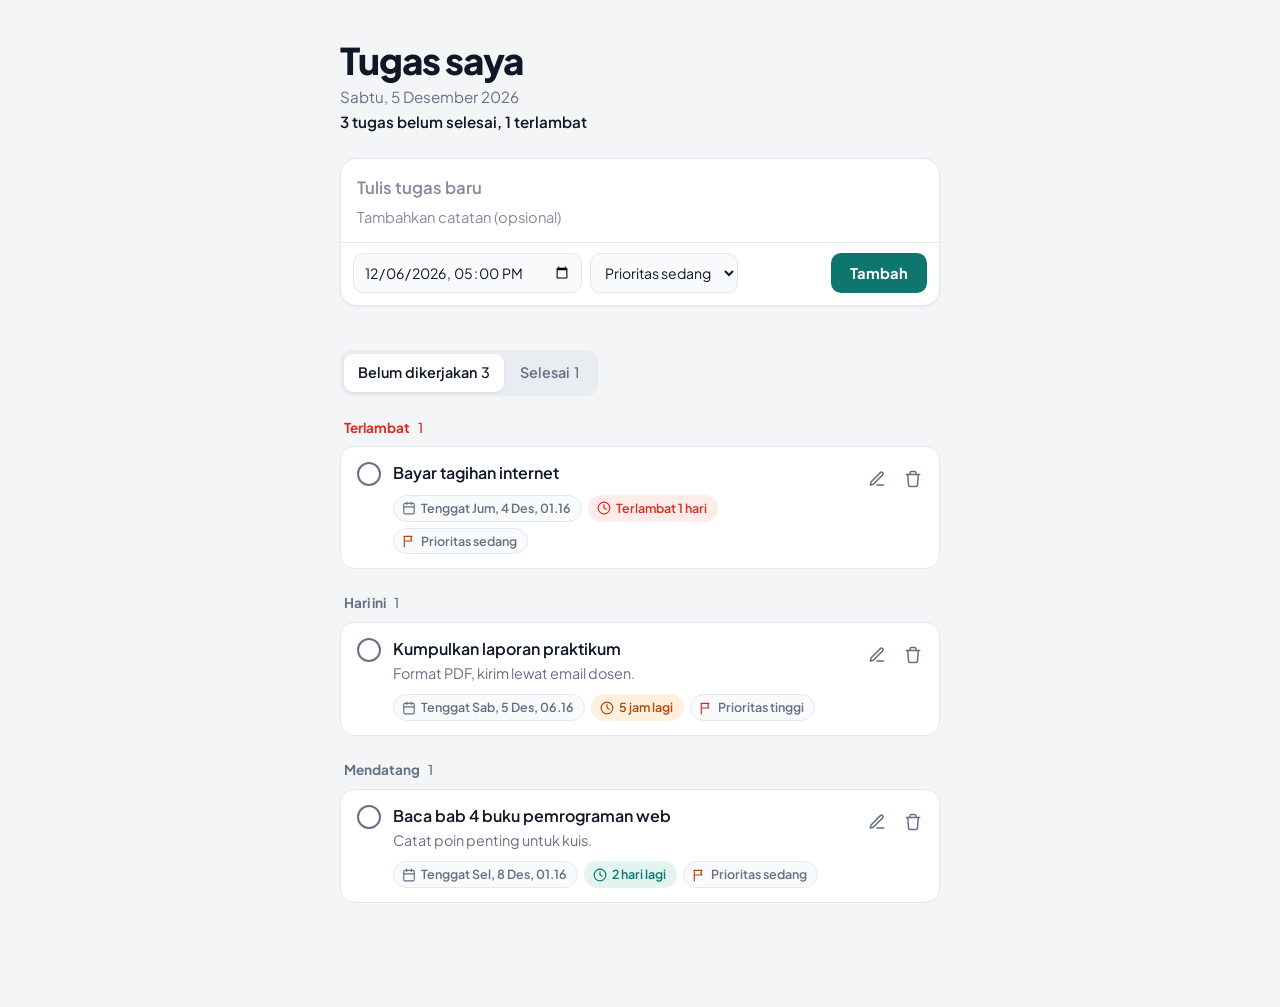
<file: index.html>
<!DOCTYPE html>
<html lang="id">
<head>
<meta charset="utf-8">
<meta name="viewport" content="width=device-width, initial-scale=1, viewport-fit=cover">
<title>Catatan Tugas Saya</title>
<link rel="preconnect" href="https://fonts.googleapis.com">
<link rel="preconnect" href="https://fonts.gstatic.com" crossorigin>
<link href="https://fonts.googleapis.com/css2?family=Plus+Jakarta+Sans:wght@400;500;600;700;800&display=swap" rel="stylesheet">
 
<link rel="stylesheet" href="style.css">
</head>
 
<!-- ===================== HTML ===================== -->
<body>
<main class="wrap">
  <header class="head">
    <h1>Tugas saya</h1>
    <p class="today" id="today"></p>
    <p class="summary" id="summary"></p>
  </header>
 
  <form id="taskForm" novalidate>
    <div class="composer">
      <p class="edit-banner" id="editBanner" hidden>Mengubah tugas</p>
      <input type="text" id="title" maxlength="120" placeholder="Tulis tugas baru" aria-label="Nama tugas" autocomplete="off">
      <input type="text" id="note" maxlength="300" placeholder="Tambahkan catatan (opsional)" aria-label="Catatan" autocomplete="off">
      <div class="foot">
        <input type="datetime-local" id="due" aria-label="Tenggat waktu">
        <select id="priority" aria-label="Prioritas">
          <option value="rendah">Prioritas rendah</option>
          <option value="sedang" selected>Prioritas sedang</option>
          <option value="tinggi">Prioritas tinggi</option>
        </select>
        <span class="spacer"></span>
        <button type="button" class="btn ghost" id="cancelBtn" hidden>Batal</button>
        <button type="submit" class="btn" id="submitBtn">Tambah</button>
      </div>
    </div>
    <p class="form-error" id="formError" role="alert"></p>
  </form>
 
  <div class="tabs" role="group" aria-label="Filter tugas">
    <button type="button" class="tab" id="tabPending" aria-pressed="true">Belum dikerjakan<span class="n" id="nPending">0</span></button>
    <button type="button" class="tab" id="tabDone" aria-pressed="false">Selesai<span class="n" id="nDone">0</span></button>
  </div>
 
  <div id="content"></div>
</main>
 
<div class="toast" id="toast" role="status" aria-live="polite" hidden>
  <span id="toastMsg"></span>
  <button type="button" id="toastAction"></button>
</div>
 
<script src="script.js"></script>
</body>
</html>
</file>
<file: style.css>
:root {
  --bg: #F4F5F7;
  --surface: #FFFFFF;
  --field: #F9FAFB;
  --track: #E9ECF1;
  --ink: #101828;
  --muted: #667085;
  --line: #E4E7EC;
  --accent: #0F766E;
  --accent-ink: #FFFFFF;
  --late: #D92D20;
  --late-bg: #FEECEA;
  --soon: #B54708;
  --soon-bg: #FEF0DC;
  --ok: #0F766E;
  --ok-bg: #E1F4F1;
  --font: "Plus Jakarta Sans", system-ui, -apple-system, "Segoe UI", Roboto, sans-serif;
  color-scheme: light dark;
  box-sizing: border-box;
  padding-top: env(safe-area-inset-top, 0px);
  padding-bottom: env(safe-area-inset-bottom, 0px);
}
@media (prefers-color-scheme: dark) {
  :root:not([data-theme="light"]) {
    --bg: #0C1116; --surface: #151B23; --field: #10161D; --track: #1D2530;
    --ink: #EEF2F6; --muted: #98A2B3; --line: #252E3A;
    --accent: #3CC9B8; --accent-ink: #06201D;
    --late: #FF8F86; --late-bg: #3A1E1B;
    --soon: #F5B85C; --soon-bg: #372A12;
    --ok: #3CC9B8; --ok-bg: #12312D;
  }
}
:root[data-theme="dark"] {
  --bg: #0C1116; --surface: #151B23; --field: #10161D; --track: #1D2530;
  --ink: #EEF2F6; --muted: #98A2B3; --line: #252E3A;
  --accent: #3CC9B8; --accent-ink: #06201D;
  --late: #FF8F86; --late-bg: #3A1E1B;
  --soon: #F5B85C; --soon-bg: #372A12;
  --ok: #3CC9B8; --ok-bg: #12312D;
}

*, *::before, *::after { box-sizing: inherit; }
html { scroll-padding-top: env(safe-area-inset-top, 0px); }
body {
  margin: 0;
  background: var(--bg);
  color: var(--ink);
  font-family: var(--font);
  font-size: 16px;
  line-height: 1.5;
  -webkit-font-smoothing: antialiased;
}
.wrap { max-width: 640px; margin: 0 auto; padding: 40px 20px 80px; }
:focus-visible { outline: 3px solid var(--accent); outline-offset: 2px; }

/* Header */
.head { margin-bottom: 24px; }
h1 { font-size: clamp(1.8rem, 6vw, 2.3rem); font-weight: 800; letter-spacing: -0.03em; line-height: 1.1; margin: 0 0 6px; }
.today { margin: 0; color: var(--muted); font-size: .95rem; }
.summary { margin: 2px 0 0; font-size: .95rem; font-weight: 600; }

/* Composer */
.composer {
  background: var(--surface);
  border: 1px solid var(--line);
  border-radius: 16px;
  box-shadow: 0 1px 2px rgba(16, 24, 40, .05);
}
.composer:focus-within { border-color: var(--accent); }
.edit-banner { margin: 0; padding: 10px 16px 0; font-size: .82rem; font-weight: 700; color: var(--accent); }
.composer input[type="text"] {
  display: block; width: 100%;
  font: inherit; color: var(--ink);
  background: transparent; border: 0; outline: 0;
}
.composer #title { font-size: 1.05rem; font-weight: 600; padding: 16px 16px 6px; }
.composer #note { font-size: .92rem; color: var(--muted); padding: 0 16px 14px; }
.composer input::placeholder { color: var(--muted); opacity: .8; }
.foot {
  display: flex; flex-wrap: wrap; align-items: center; gap: 8px;
  padding: 10px 12px 12px;
  border-top: 1px solid var(--line);
}
.foot .spacer { flex: 1 1 auto; }
.foot input[type="datetime-local"], .foot select {
  font: inherit; font-size: .88rem; color: var(--ink);
  background: var(--field);
  border: 1px solid var(--line);
  border-radius: 10px;
  padding: 0 10px; min-height: 40px;
}
.btn {
  font: inherit; font-size: .92rem; font-weight: 700;
  min-height: 40px; padding: 0 18px;
  border-radius: 10px; border: 1px solid transparent;
  background: var(--accent); color: var(--accent-ink);
  cursor: pointer;
}
.btn.ghost { background: transparent; border-color: var(--line); color: var(--ink); }
.btn:active { transform: translateY(1px); }
.form-error { margin: 8px 4px 0; min-height: 1.3em; font-size: .85rem; color: var(--late); }

/* Tab */
.tabs { display: inline-flex; gap: 2px; padding: 4px; background: var(--track); border-radius: 12px; margin: 18px 0 22px; }
.tab {
  font: inherit; font-size: .9rem; font-weight: 600;
  padding: 8px 14px; border-radius: 9px; border: 0;
  background: transparent; color: var(--muted); cursor: pointer;
}
.tab .n { margin-left: 4px; font-weight: 500; }
.tab[aria-pressed="true"] { background: var(--surface); color: var(--ink); box-shadow: 0 1px 2px rgba(16, 24, 40, .08); }

/* Grup & baris tugas */
.group { margin-bottom: 24px; }
.group-head { display: flex; align-items: center; gap: 8px; margin: 0 4px 8px; font-size: .85rem; font-weight: 700; color: var(--muted); }
.group-head.late { color: var(--late); }
.group-head .gc { font-weight: 500; }
.rows { list-style: none; margin: 0; padding: 0; background: var(--surface); border: 1px solid var(--line); border-radius: 14px; overflow: hidden; }
.task { display: grid; grid-template-columns: 24px 1fr auto; gap: 12px; padding: 14px 8px 14px 16px; border-top: 1px solid var(--line); }
.task:first-child { border-top: 0; }

.checkwrap { position: relative; width: 24px; height: 24px; margin-top: 1px; }
.checkwrap input { position: absolute; inset: -10px; width: calc(100% + 20px); height: calc(100% + 20px); margin: 0; opacity: 0; cursor: pointer; }
.box { display: block; width: 24px; height: 24px; border: 2px solid var(--muted); border-radius: 50%; transition: background .15s, border-color .15s; }
.box::after {
  content: ""; position: absolute; left: 8px; top: 3px; width: 6px; height: 11px;
  border: solid var(--accent-ink); border-width: 0 2.5px 2.5px 0;
  transform: rotate(45deg) scale(0); transition: transform .15s;
}
.checkwrap input:checked + .box { background: var(--accent); border-color: var(--accent); }
.checkwrap input:checked + .box::after { transform: rotate(45deg) scale(1); }
.checkwrap input:focus-visible + .box { outline: 3px solid var(--accent); outline-offset: 2px; }

.title { margin: 0; font-weight: 600; overflow-wrap: anywhere; }
.note { margin: 2px 0 0; font-size: .9rem; color: var(--muted); overflow-wrap: anywhere; }
.task.is-done .title { color: var(--muted); text-decoration: line-through; text-decoration-color: var(--muted); }

.chips { display: flex; flex-wrap: wrap; gap: 6px; margin-top: 10px; }
.chip {
  display: inline-flex; align-items: center; gap: 5px;
  font-size: .78rem; font-weight: 600;
  padding: 3px 10px 3px 8px; border-radius: 999px;
  background: var(--field); color: var(--muted);
  border: 1px solid var(--line);
}
.chip.late { background: var(--late-bg); color: var(--late); border-color: transparent; }
.chip.soon { background: var(--soon-bg); color: var(--soon); border-color: transparent; }
.chip.ok   { background: var(--ok-bg);   color: var(--ok);   border-color: transparent; }
.chip.p-tinggi .i { color: var(--late); }
.chip.p-sedang .i { color: var(--soon); }
.i { width: 14px; height: 14px; fill: none; stroke: currentColor; stroke-width: 2; stroke-linecap: round; stroke-linejoin: round; flex: none; }

.acts { display: flex; align-items: flex-start; }
.icon-btn {
  display: grid; place-items: center;
  width: 36px; height: 36px; border: 0; border-radius: 10px;
  background: transparent; color: var(--muted); cursor: pointer;
}
.icon-btn:hover { background: var(--field); color: var(--ink); }
.icon-btn.danger:hover { color: var(--late); }
.icon-btn .i { width: 18px; height: 18px; }

.empty {
  padding: 28px 20px; text-align: center; color: var(--muted); font-size: .95rem;
  background: var(--surface); border: 1px dashed var(--line); border-radius: 14px;
}

/* Toast */
.toast {
  position: fixed; left: 50%; transform: translateX(-50%);
  bottom: calc(18px + env(safe-area-inset-bottom, 0px));
  display: flex; align-items: center; gap: 14px;
  background: var(--ink); color: var(--bg);
  padding: 8px 12px 8px 18px; border-radius: 12px;
  font-size: .9rem; max-width: calc(100% - 32px);
}
.toast[hidden] { display: none; }
.toast button { font: inherit; font-weight: 700; background: none; border: 0; color: inherit; text-decoration: underline; cursor: pointer; min-height: 36px; padding: 0 6px; }

@media (max-width: 520px) {
  .wrap { padding: 28px 16px 80px; }
  .foot input[type="datetime-local"] { flex: 1 1 100%; }
  .foot select { flex: 1 1 auto; }
}
@media (prefers-reduced-motion: reduce) { * { transition: none !important; } }
</file>
